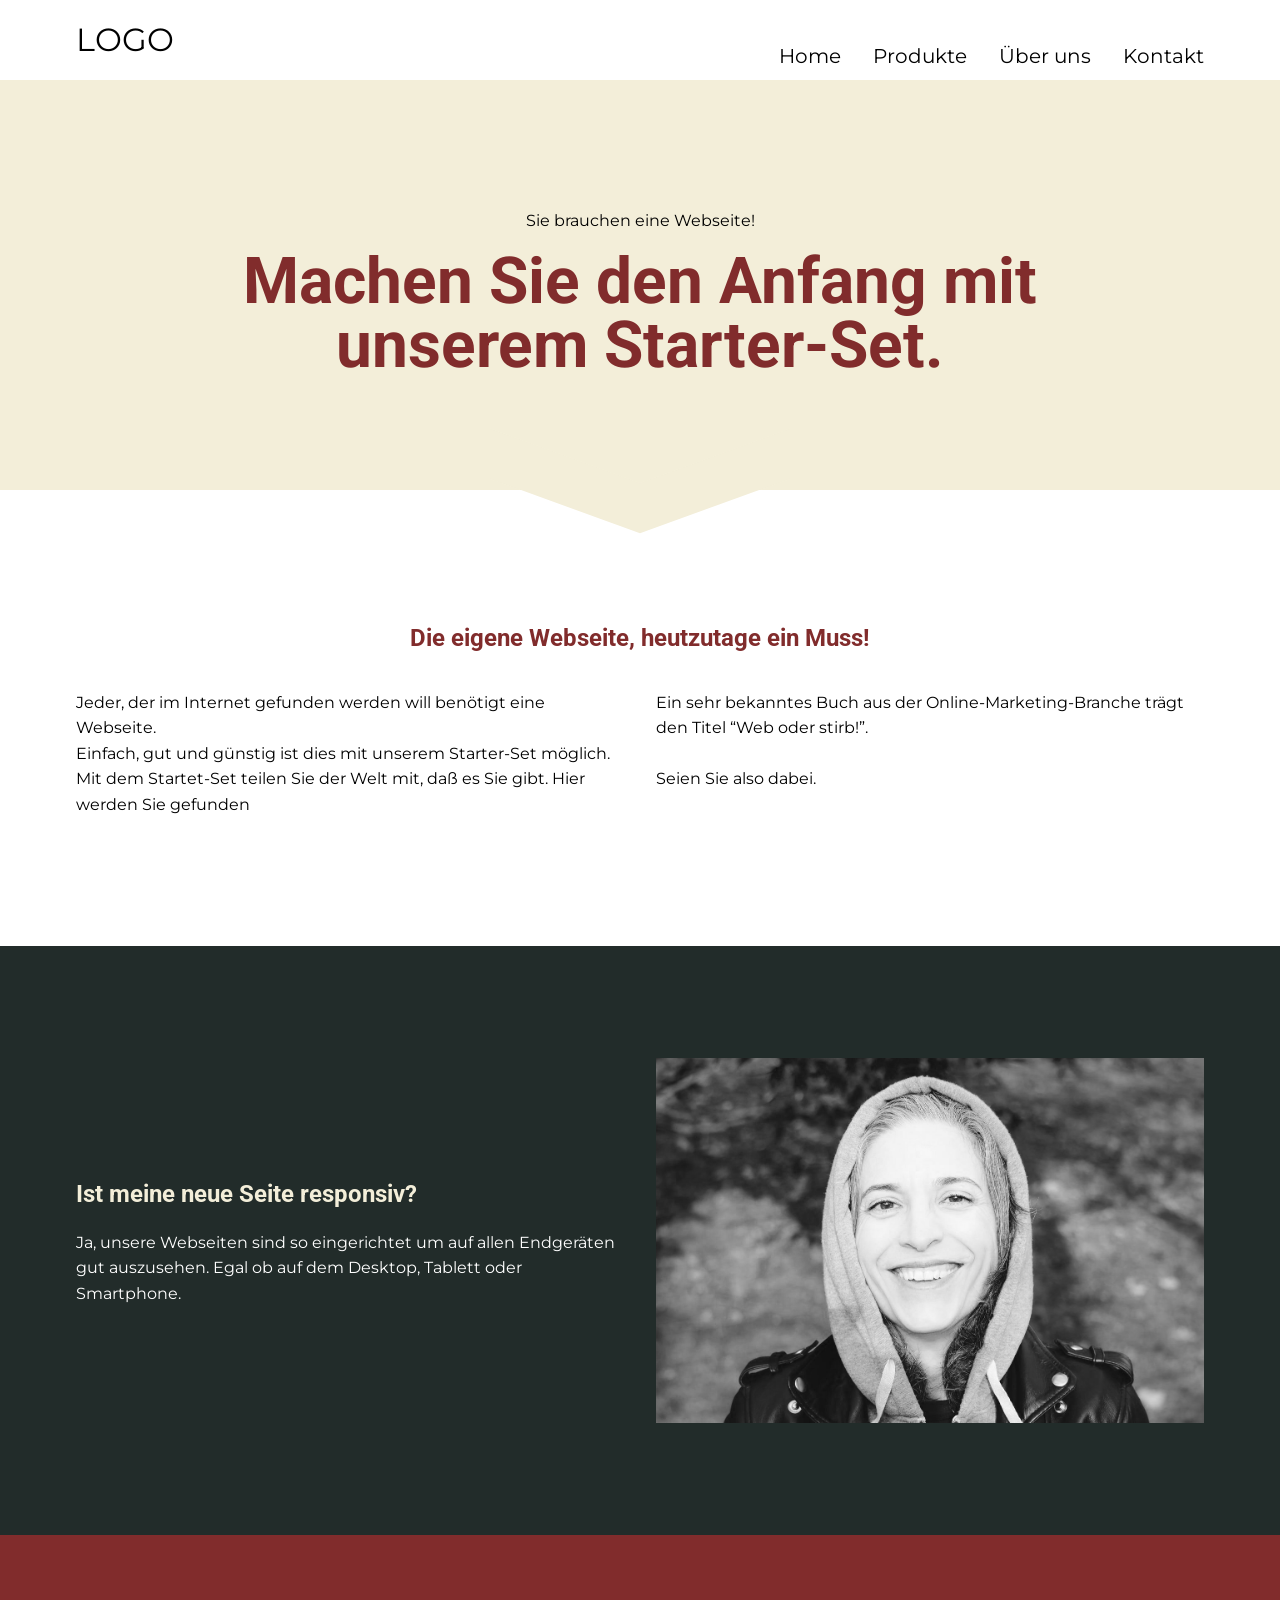
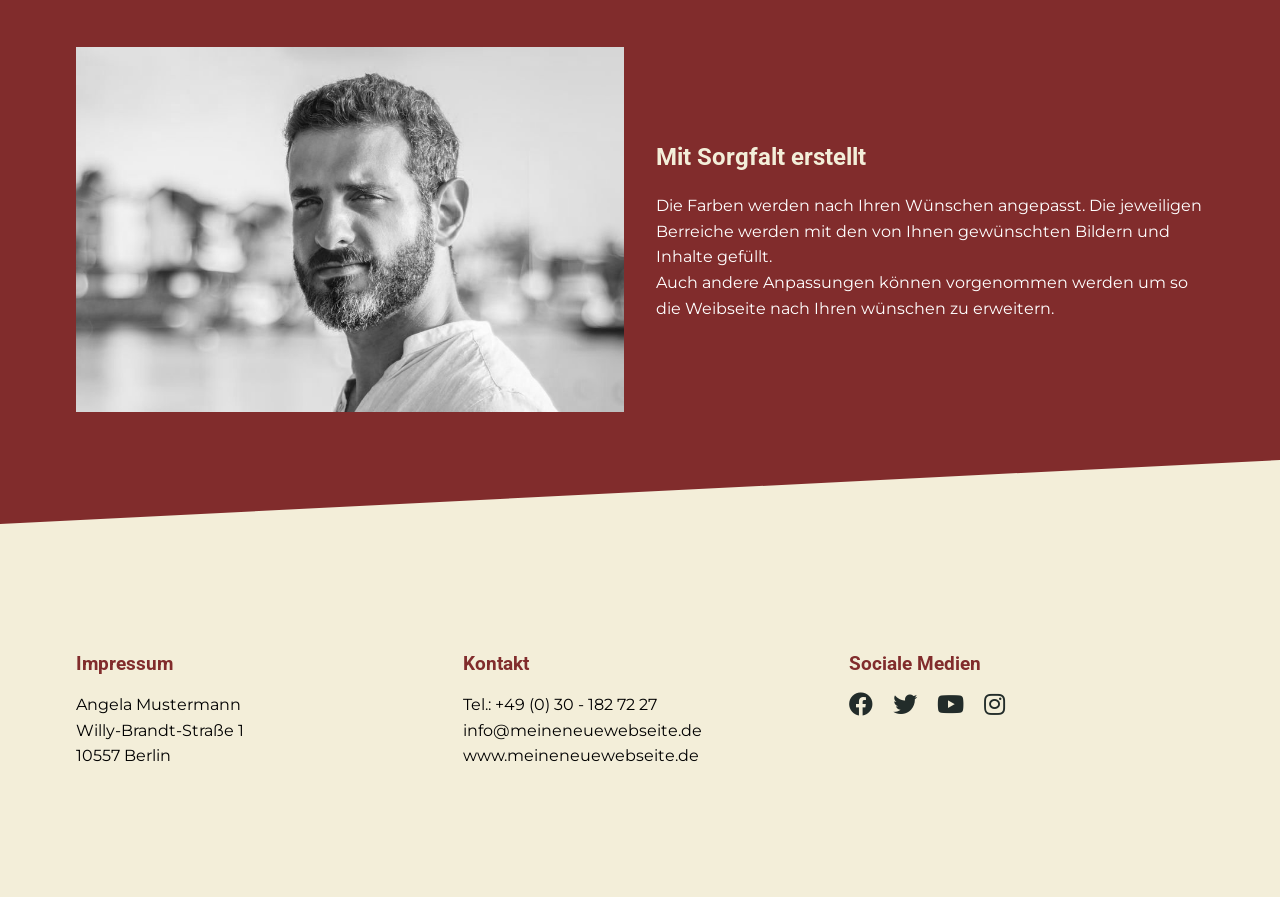
<file: index.html>
<!DOCTYPE html>
<html lang="en">

<head>
    <meta charset="UTF-8" />
    <meta name="viewport" content="width=device-width, initial-scale=1.0" />
    <title>Starter Company</title>
    <link href="https://fonts.googleapis.com/css2?family=Montserrat:wght@100;400;700&family=Roboto:wght@100;400;700&display=swap" rel="stylesheet" />
    <link rel="stylesheet" href="https://cdnjs.cloudflare.com/ajax/libs/font-awesome/5.15.1/css/all.min.css" />
    <link rel="stylesheet" href="css/main.css" />
    <script src="script.js" defer></script>
</head>

<body>
    <section class="container header">
        <nav class="navbar">
            <span class="navbar-toggle" id="js-navbar-toggle">
                <i class="fas fa-bars"></i></span>
            <a href="#" class="logo">LOGO</a>
            <ul class="main-nav" id="js-menu">
                <li><a href="#" class="nav-links">Home</a></li>
                <li><a href="#" class="nav-links">Produkte</a></li>
                <li><a href="#" class="nav-links">Über uns</a></li>
                <li><a href="#" class="nav-links">Kontakt</a></li>
            </ul>
        </nav>
    </section>
    <section class="bg-light text-center hero">
        <div class="container container--narrow">
            <p>Sie brauchen eine Webseite!</p>
            <h1>Machen Sie den Anfang mit unserem Starter-Set.</h1>
        </div>
    </section>

    <section>
        <div class="container">
            <h2 class="text-center">Die eigene Webseite, heutzutage ein Muss!</h2>
            <div class="split einfuehrung">
                <div>
                    <p>
                        Jeder, der im Internet gefunden werden will benötigt eine
                        Webseite. <br />
                        Einfach, gut und günstig ist dies mit unserem Starter-Set möglich.
                        Mit dem Startet-Set teilen Sie der Welt mit, da&szlig; es Sie
                        gibt. Hier werden Sie gefunden
                    </p>
                </div>
                <div>
                    <p>
                        Ein sehr bekanntes Buch aus der Online-Marketing-Branche trägt den
                        Titel “Web oder stirb!”.<br /><br />
                        Seien Sie also dabei.
                    </p>
                </div>
            </div>
        </div>
    </section>

    <section class="bg-dark">
        <div class="container">
            <div class="split">
                <div>
                    <h2>Ist meine neue Seite responsiv?</h2>
                    <p>
                        Ja, unsere Webseiten sind so eingerichtet um auf allen Endgeräten
                        gut auszusehen. Egal ob auf dem Desktop, Tablett oder Smartphone.
                    </p>
                </div>
                <div>
                    <img src="img/image-01.jpg" alt="man standing on mountain edge looking at sunset" />
                </div>
            </div>
        </div>
    </section>

    <section class="bg-primary">
        <div class="container">
            <div class="split">
                <div>
                    <img src="img/image-02.jpg" alt="foggy mountains with sun setting behind them" />
                </div>
                <div>
                    <h2>Mit Sorgfalt erstellt</h2>
                    <p>
                        Die Farben werden nach Ihren Wünschen angepasst. Die jeweiligen
                        Berreiche werden mit den von Ihnen gewünschten Bildern und Inhalte
                        gefüllt.<br />
                        Auch andere Anpassungen können vorgenommen werden um so die
                        Weibseite nach Ihren wünschen zu erweitern.
                    </p>
                </div>
            </div>
        </div>
    </section>

    <section class="bg-light">
        <div class="container">
            <div class="split footer">
                <div>
                    <h3>Impressum</h3>
                    <p>
                        Angela Mustermann <br />
                        Willy-Brandt-Stra&szlig;e 1<br />
                        10557 Berlin
                    </p>
                </div>
                <div>
                    <h3>Kontakt</h3>
                    <p>
                        Tel.: +49 (0) 30 - 182 72 27<br />
                        info@meineneuewebseite.de<br />
                        www.meineneuewebseite.de
                    </p>
                </div>
                <div>
                    <h3>Sociale Medien</h3>
                    <ul class="social">
                        <li>
                            <a href="#"><i class="fab fa-facebook"></i></a>
                        </li>
                        <li>
                            <a href="#"><i class="fab fa-twitter"></i></a>
                        </li>
                        <li>
                            <a href="#"><i class="fab fa-youtube"></i></a>
                        </li>
                        <li>
                            <a href="#"><i class="fab fa-instagram"></i></a>
                        </li>
                    </ul>
                </div>
            </div>
        </div>
    </section>
</body></html>
</file>
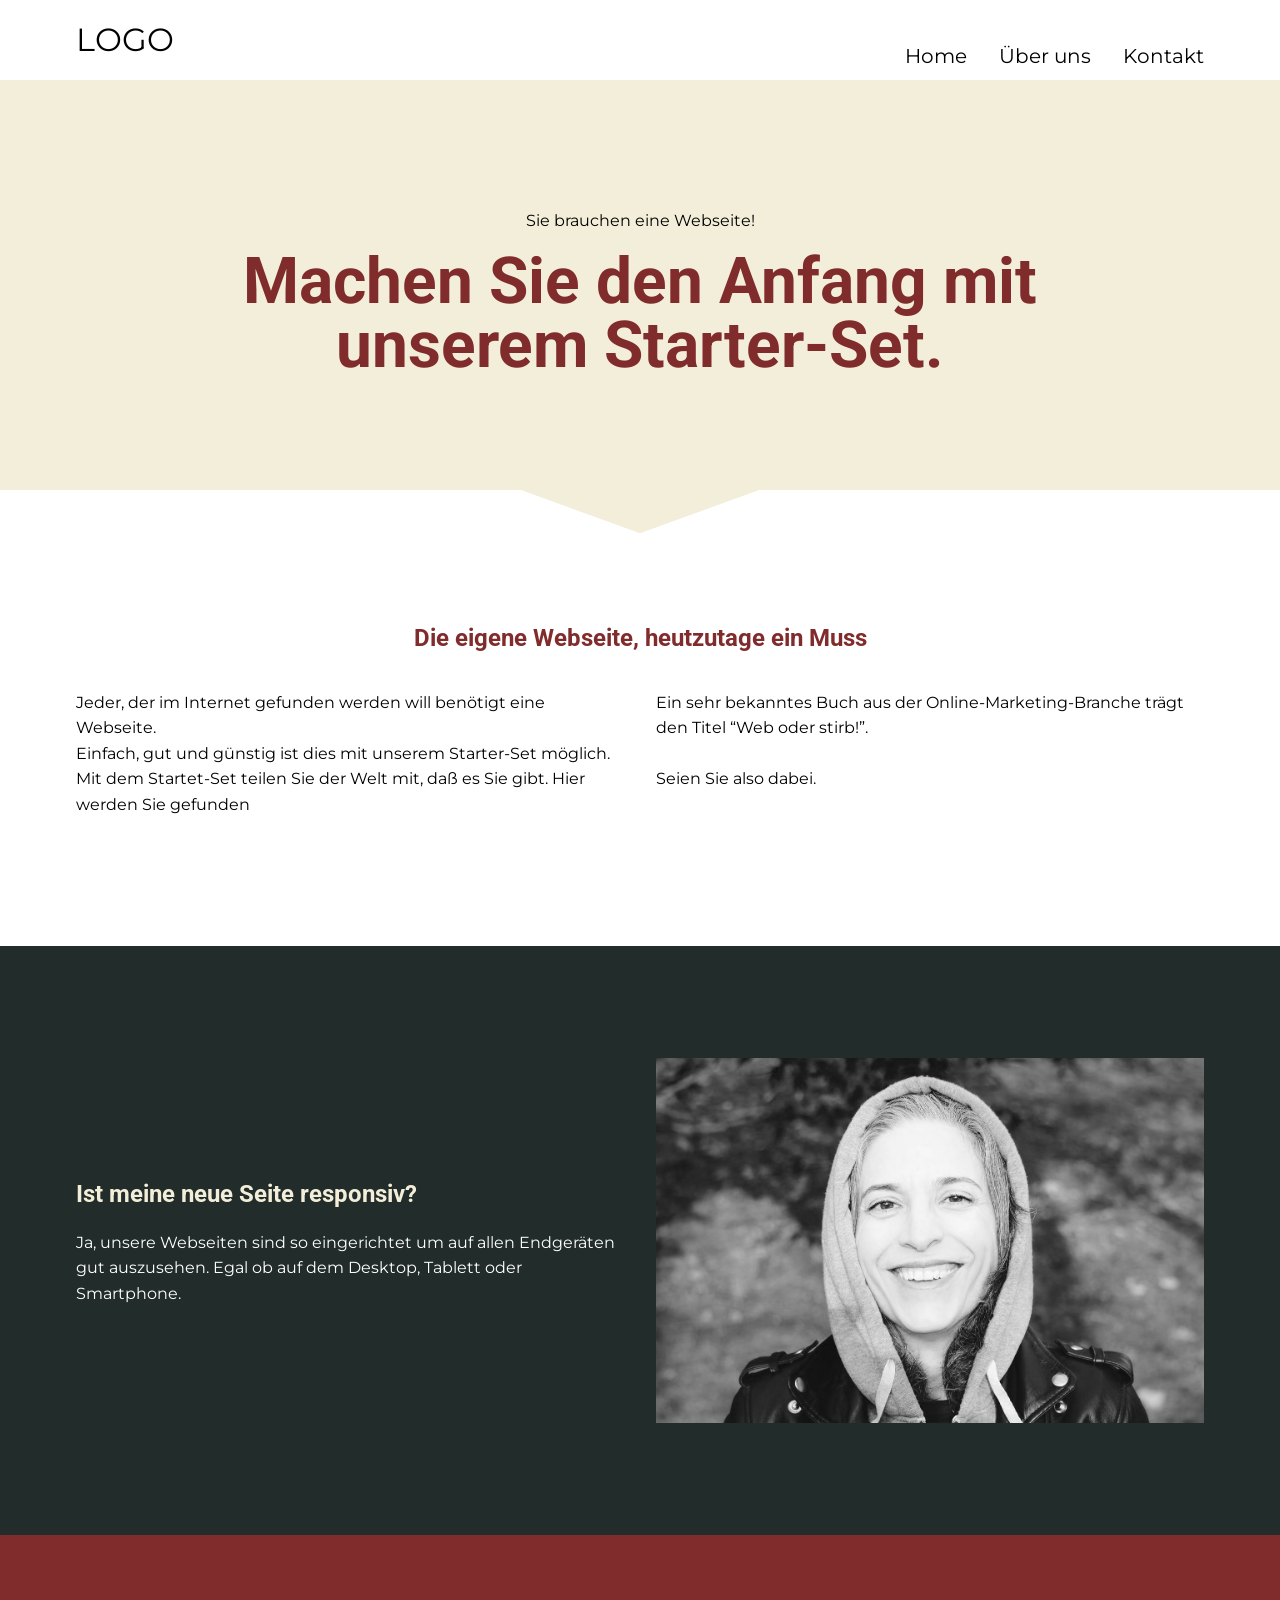
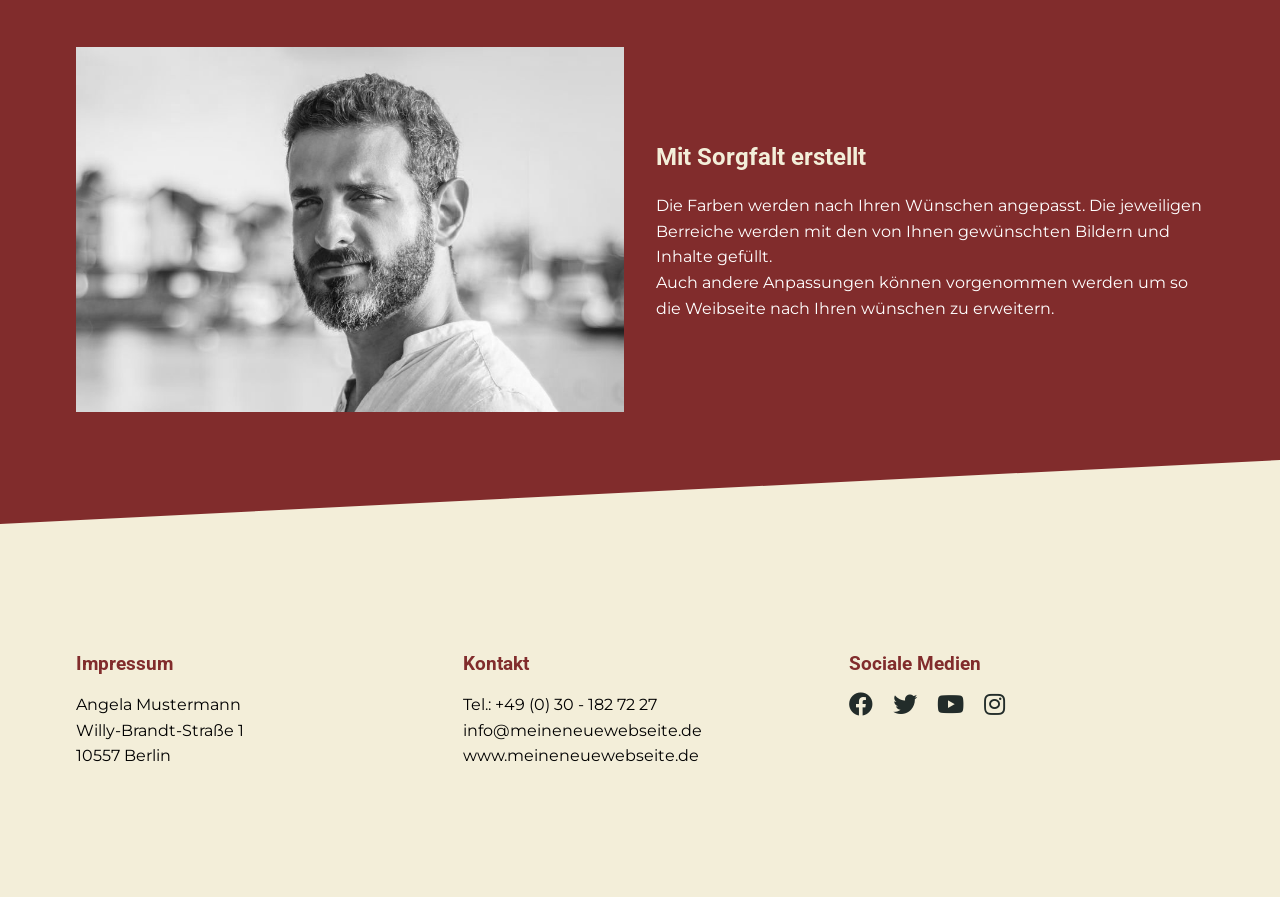
<file: index_starter_01_flex.html>
<!DOCTYPE html>
<html lang="en">

<head>
    <meta charset="UTF-8">
    <meta name="viewport" content="width=device-width, initial-scale=1.0">
    <title>Starter Company</title>
    <link href="https://fonts.googleapis.com/css2?family=Montserrat:wght@100;400;700&family=Roboto:wght@100;400;700&display=swap" rel="stylesheet">
    <link rel="stylesheet" href="https://cdnjs.cloudflare.com/ajax/libs/font-awesome/5.15.1/css/all.min.css" />
    <link rel="stylesheet" href="css/main.css">

</head>

<body>
    <section class="container header">
        <nav class="navbar">
            <span class="navbar-toggle" id="js-navbar-toggle">
                <i class="fas fa-bars"></i>
            </span>
            <a href="#" class="logo">LOGO</a>
            <ul class="main-nav" id="js-menu">
                <li> <a href="#" class="nav-links">Home</a> </li>
                <!--                <li> <a href="#" class="nav-links">Produkte</a> </li>-->
                <li> <a href="#" class="nav-links">Über uns</a> </li>
                <li> <a href="#" class="nav-links">Kontakt</a> </li>
            </ul>
        </nav>

    </section>
    <section class="bg-light text-center hero">
        <div class="container container--narrow">
            <p>Sie brauchen eine Webseite!</p>
            <h1>Machen Sie den Anfang mit unserem Starter-Set.</h1>

        </div>
    </section>

    <section>
        <div class="container">
            <h2 class="text-center">Die eigene Webseite, heutzutage ein Muss</h2>
            <div class="split einfuehrung">
                <div>
                    <p>Jeder, der im Internet gefunden werden will benötigt eine Webseite. <br>
                        Einfach, gut und günstig ist dies mit unserem Starter-Set möglich. Mit dem Startet-Set teilen Sie der Welt mit, da&szlig; es Sie gibt. Hier werden Sie gefunden</p>
                </div>
                <div>
                    <p>Ein sehr bekanntes Buch aus der Online-Marketing-Branche trägt den Titel “Web oder stirb!”.<br><br>
                        Seien Sie also dabei.</p>
                </div>
            </div>
        </div>
    </section>

    <section class="bg-dark">
        <div class="container">
            <div class="split">

                <div>
                    <h2>Ist meine neue Seite responsiv?</h2>
                    <p>Ja, unsere Webseiten sind so eingerichtet um auf allen Endgeräten gut auszusehen. Egal ob auf dem Desktop, Tablett oder Smartphone.</p>
                </div>
                <div>
                    <img src="img/image-01.jpg" alt="man standing on mountain edge looking at sunset">
                </div>
            </div>
        </div>
    </section>

    <section class="bg-primary">
        <div class="container">
            <div class="split">
                <div>
                    <img src="img/image-02.jpg" alt="foggy mountains with sun setting behind them">
                </div>
                <div>
                    <h2>Mit Sorgfalt erstellt</h2>
                    <p>Die Farben werden nach Ihren Wünschen angepasst. Die jeweiligen Berreiche werden mit den von Ihnen gewünschten Bildern und Inhalte gefüllt.<br>
                        Auch andere Anpassungen können vorgenommen werden um so die Weibseite nach Ihren wünschen zu erweitern.
                    </p>
                </div>
            </div>
        </div>
    </section>

    <section class="bg-light">
        <div class="container">
            <div class="split footer">

                <div>
                    <h3>Impressum</h3>
                    <p>
                        Angela Mustermann <br>
                        Willy-Brandt-Stra&szlig;e 1<br>
                        10557 Berlin</p>
                </div>
                <div>
                    <h3>Kontakt</h3>
                    <p>
                        Tel.: +49 (0) 30 - 182 72 27<br>
                        info@meineneuewebseite.de<br>
                        www.meineneuewebseite.de
                    </p>
                </div>
                <div>
                    <h3>Sociale Medien</h3>
                    <ul>
                        <li><a href="#"><i class="fab fa-facebook"></i></a></li>
                        <li><a href="#"><i class="fab fa-twitter"></i></a></li>
                        <li><a href="#"><i class="fab fa-youtube"></i></a></li>
                        <li><a href="#"><i class="fab fa-instagram"></i></a></li>
                    </ul>
                </div>
            </div>
        </div>
    </section>

    <script>
        let mainNav = document.getElementById("js-menu");
        let navBarToggle = document.getElementById("js-navbar-toggle");

        navBarToggle.addEventListener("click", function() {
            mainNav.classList.toggle("active");
        });

    </script>
</body>

</html>
</file>
<file: css/main.css>
:root {
    --clr-primary-200: #f3eed9;
    --clr-primary-400: #812c2c;

    --clr-neutral-100: #fff;
    --clr-neutral-900: #222c2a;

    --ff-primary: "Montserrat", sans-serif;
    --ff-accent: "Roboto", sans-serif;
    interpolate-size: allow-keywords;
}

/* === MINI RESET === */

/* Box sizing rules */
*,
*::before,
*::after {
    box-sizing: border-box;
}

/* Remove default padding */
ul,
ol {
    padding: 0;
}

/* Remove default margin */
body,
h1,
h2,
h3,
h4,
p,
ul[class],
/*elements with a class attribute  */
ol[class],
/*elements with a class attribute  */
li,
blockquote {
    margin: 0;
}

/* Set core body defaults */
body {
    scroll-behavior: smooth;
    line-height: 1.6;
}

/* Remove list styles on ul, ol elements with a class attribute */
ul[class],
ol[class] {
    list-style: none;
}

/* A elements that don't have a class get default styles */
a:not([class]) {
    text-decoration-skip-ink: auto;
}

/* Make images easier to work with */
img {
    display: block;
    max-width: 100%;
}

/* Natural flow and rhythm in articles by default */
article > * + * {
    margin-top: 1em;
}

/* Inherit fonts for inputs and buttons */
input,
button,
textarea,
select {
    font: inherit;
}

/* === MINI RESET END === */

body {
    font-family: var(--ff-primary);
    font-weight: 400;
    font-size: 1rem;
}

h1,
h2,
h3 {
    color: var(--clr-primary-400);
    font-family: var(--ff-accent);
    font-weight: 700;
    line-height: 1;
}

h2,
h3,
p {
    margin-top: 1em;
    margin-bottom: 1em;
}

h1 {
    font-size: 4rem;
    /*    text-transform: uppercase;*/
    hyphens: auto;
}

.text-center {
    text-align: center;
}

section {
    padding: 4rem 0;
}

section.header {
    position: relative;
    padding: 0;
}

.container {
    margin: 0 auto;
    width: min(90%, 70.5rem);
}

.split {
    display: flex;
    flex-direction: column;
}

.container--narrow {
    max-width: 50rem;
}

.bg-light {
    background-color: var(--clr-primary-200);
    position: relative;
}

.bg-primary {
    color: var(--clr-neutral-100);
    background-color: var(--clr-primary-400);
    position: relative;
    overflow: hidden;
}

/* ------------------- */
/* SKEW with Border*/

section.bg-primary::after {
    content: "";
    display: block;
    border-bottom: 5vw solid var(--clr-primary-200);
    border-left: 100vw solid transparent;
    position: absolute;
    bottom: 0;
}

/* ------------------- */
/* ARROW with SHAPES*/

section.bg-light.hero::after,
section.bg-light.hero::before {
    position: absolute;
    content: "";
    width: 150px;
    height: 50px;
    background: var(--clr-primary-200);
    bottom: -1em;
    z-index: 100;
}

section.bg-light.hero::before {
    right: 50%;
    transform: skew(0, 20deg);
}

section.bg-light.hero::after {
    left: 50%;
    transform: skew(0, -20deg);
}

.bg-dark {
    color: var(--clr-neutral-100);
    background-color: var(--clr-neutral-900);
}

.bg-primary h2,
.bg-dark h2 {
    color: var(--clr-primary-200);
}

.footer li {
    display: inline-block;
}

.footer a {
    color: var(--clr-neutral-900);
}

.footer .fab {
    font-size: 1.5rem;
    padding-right: 1rem;
}

/* === NAVIGATION === */

.navbar {
    font-size: 1.25rem;
    padding-bottom: 10px;
}

.main-nav {
    height: 0;
    transition: height 350ms ease-in-out, margin-top 550ms;
}

.navbar ul {
    padding: 0;
}

.navbar li {
    padding: 0.5rem 0 0.5rem 1rem;
    border-bottom: 1px solid #ccc;
}

.navbar li:last-child {
    border-bottom: none;
}

.navbar li:hover {
    background-color: var(--clr-primary-400);
    color: var(--clr-primary-200);
}

.nav-links,
.logo {
    text-decoration: none;
    color: inherit;
}

.logo {
    display: inline-block;
    font-size: 2rem;
}

.navbar-toggle {
    position: absolute;
    top: 10px;
    right: 0;
    cursor: pointer;
    font-size: 1.5rem;
}

.social .fab:hover {
    color: var(--clr-primary-400);
}

.active {
    height: auto;
}

ul.active {
    margin-top: 20px;
}

/* === NAVIGATION END === */

/* === === === ===  === */
/*    MEDIA QUERIES     */
/* === === === ===  === */

@media (min-width: 45em) {
    section {
        padding: 7rem 0;
    }

    section.header {
        padding: 0;
    }

    .split {
        flex-direction: row;
        align-items: center;
    }

    .split.einfuehrung,
    .split.footer {
        align-items: flex-start;
    }

    .split > * {
        flex-basis: 100%;
    }

    .split > * + * {
        margin-left: 2em;
    }

    /* === NAVIGATION === */
    .navbar {
        display: flex;
        justify-content: space-between;
        padding-bottom: 0;
        height: 5rem;
        align-items: center;
    }

    .main-nav {
        display: flex;
        flex-direction: row;
        justify-content: flex-end;
    }

    .navbar li {
        padding: 0;
        border-bottom: 0;
    }

    .navbar li:hover {
        background-color: unset;
        color: unset;
    }

    .nav-links {
        margin-left: 2rem;
        padding: 2rem 0 2rem 0;
    }

    .navbar-toggle {
        display: none;
    }

    .nav-links:after {
        margin-left: 2rem;
        display: block;
        content: "";
        border-bottom: 3px solid var(--clr-primary-400);
        transform: scaleX(0);
        transform-origin: left;
        transition: transform 250ms ease-in-out;
    }

    .nav-links:hover:after {
        transform: scaleX(1);
    }

    /* === NAVIGATION END === */
}
</file>
